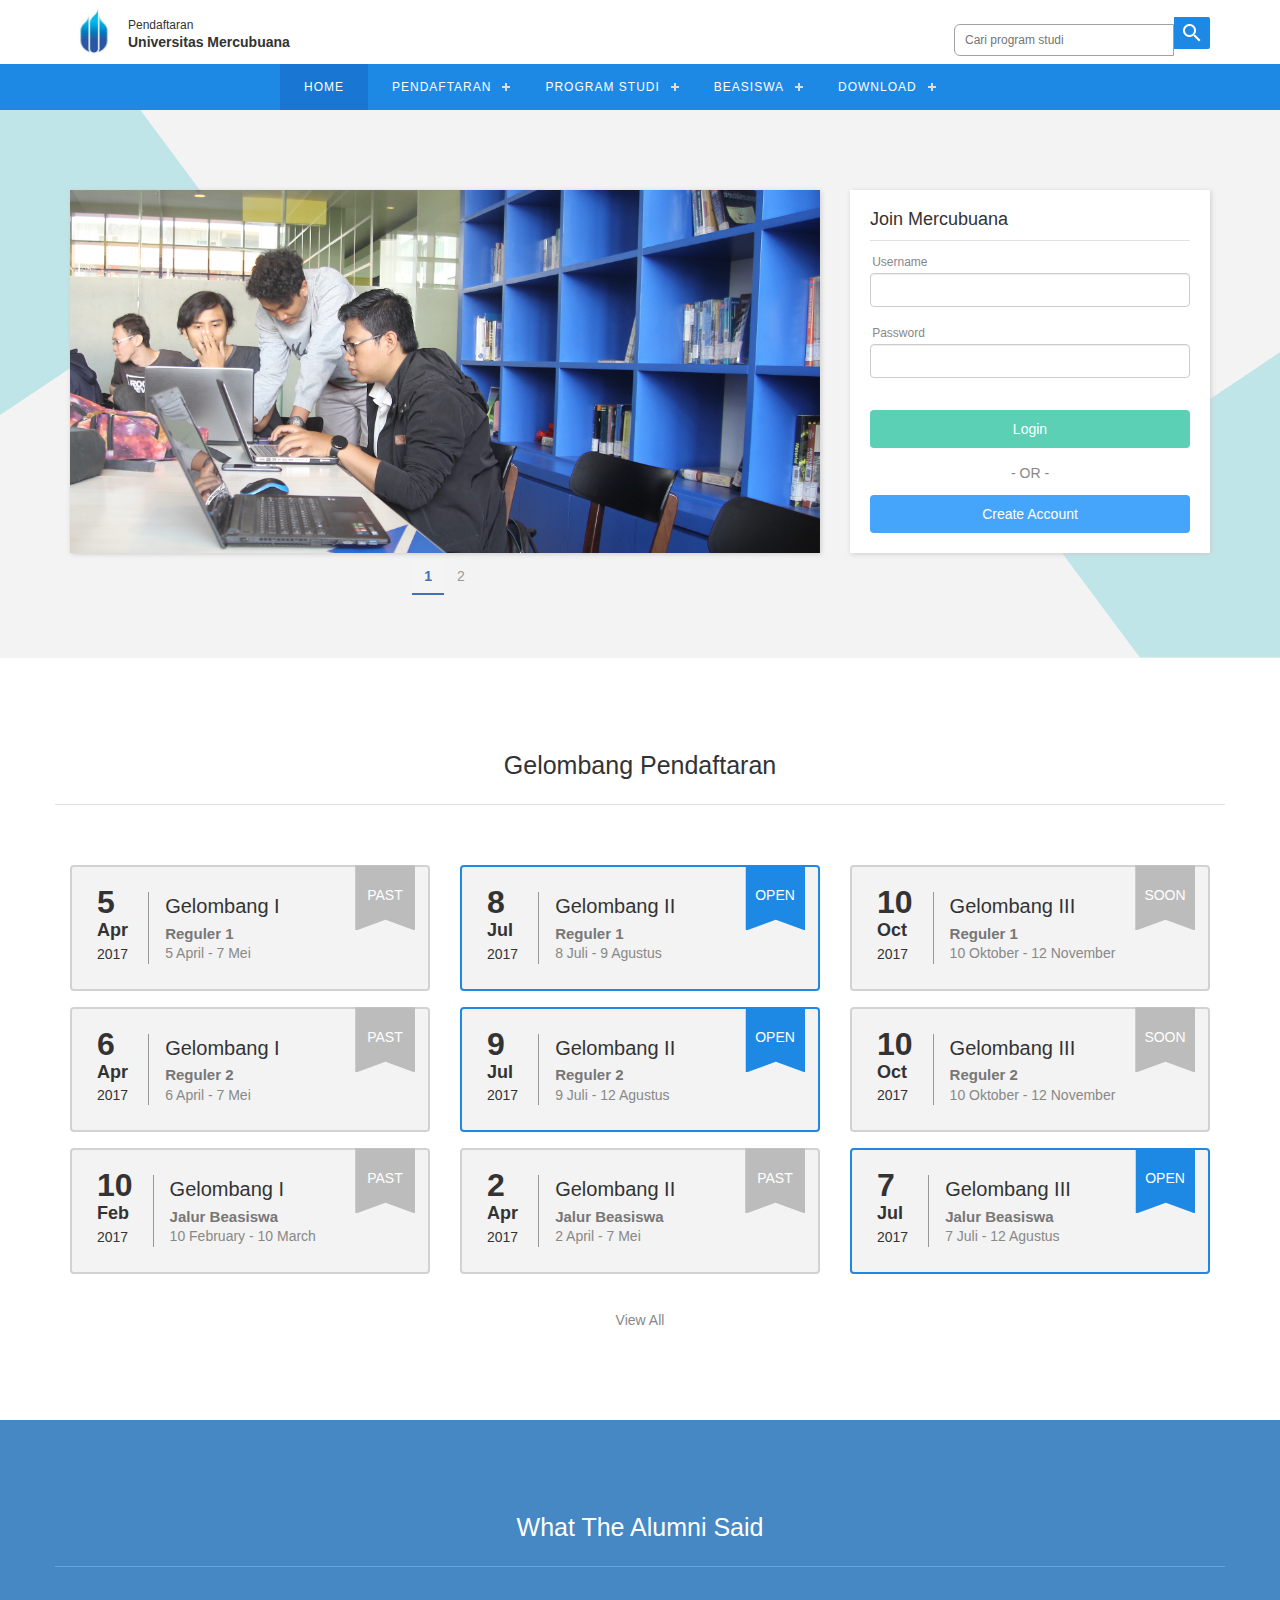
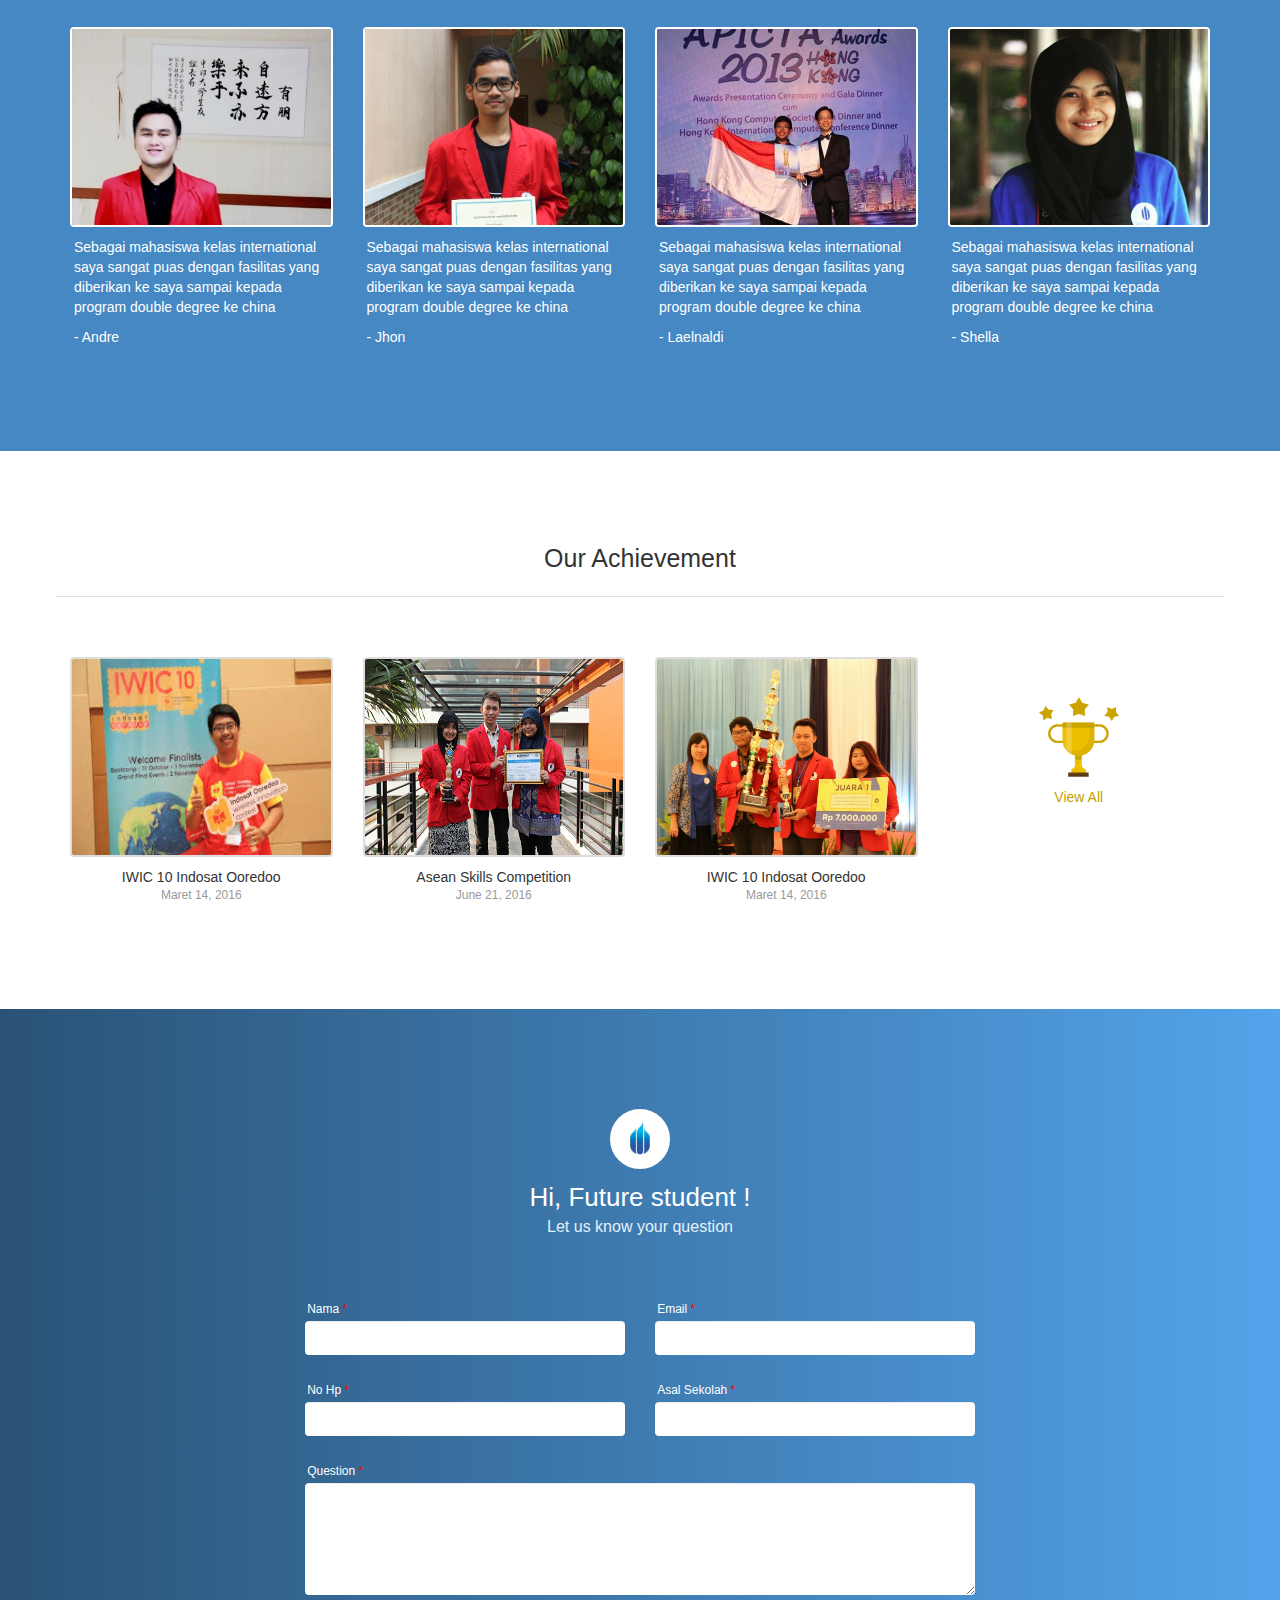
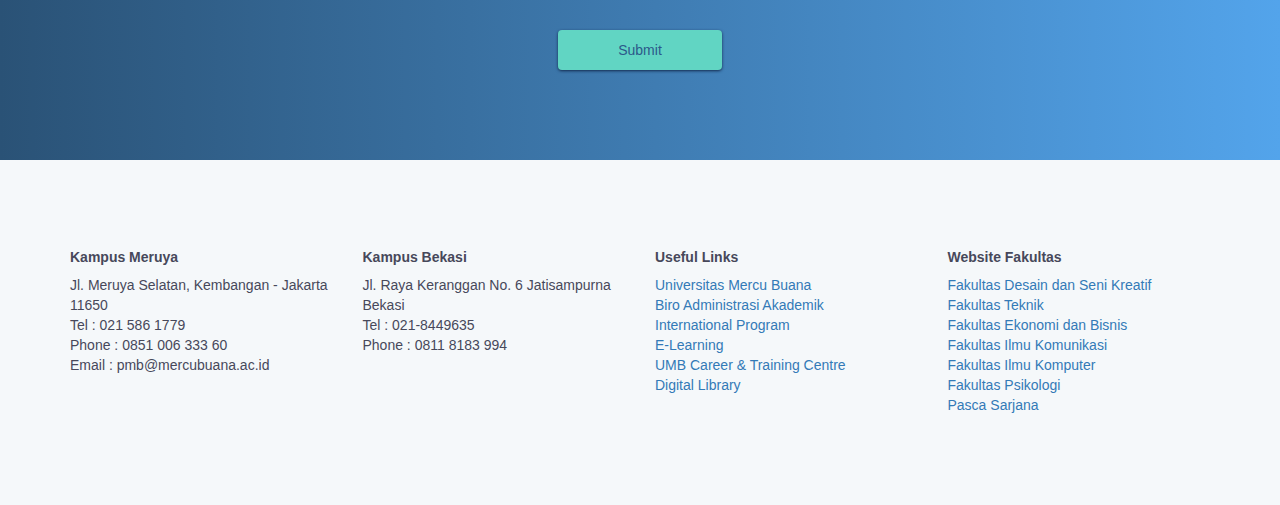
<file: index.html>
<!DOCTYPE html>
<html>
<head>
	<title>Pendaftaran Mercubuana</title>

	<!-- CSS -->
	<link rel="stylesheet" type="text/css" href="assets/css/bootstrap.min.css"> <!-- Bootstrap CSS -->
	<link rel="stylesheet" type="text/css" href="assets/css/app.css"> <!-- Custom CSS -->
	<link rel="stylesheet" type="text/css" href="assets/css/font-awesome.min.css"> <!-- FA CSS -->
	<link rel="stylesheet" type="text/css" href="assets/css/responsiveslides.css"> <!-- FA CSS -->

	<!-- Javascript -->
	<script type="text/javascript" src="assets/js/jquery.min.js"></script> <!-- jQuery -->
	<script type="text/javascript" src="assets/js/bootstrap.min.js"></script> <!-- Bootstrap JS -->
	<script type="text/javascript" src="assets/js/angular.min.js"></script> <!-- Angular JS -->
	<script type="text/javascript" src="assets/js/angular-route.min.js"></script> <!-- Angular Route -->
	<script type="text/javascript" src="assets/js/angular-resource.min.js"></script> <!-- Angular Route -->
	<script type="text/javascript" src="assets/js/app.js"></script> <!-- Angular App -->
	<script type="text/javascript" src="assets/js/menu.js"></script> 
	
	<script type="text/javascript" src="assets/js/responsiveslides.min.js"></script>

</head>
<body ng-app="PendaftaranMercubuana">
	<header>
		<div class="top">
			<div class="container">
				<div class="row">

					<div class="col-lg-4 col-md-5 col-sm-5 ">
						<div class="logos">
							<div class="header-logo">
								<img src="assets/img/logo.jpg" alt="SBMPTN">
							</div>
							<div class="title-logo">
								<span>Pendaftaran</span>
								<p><b>Universitas Mercubuana</b></p>
							</div>
						</div>
					</div>

					<div class="col-lg-8 col-md-7 col-sm-7">
						<form class="form-top">
			                <input type="text" style="border-radius: 6px 0 0 6px" class="input" ng-model="name" placeholder="Cari program studi">
			                <input type="button" class="search-btn fa-search">
						</form>
					</div>
				</div>
			</div>
		</div>
		<nav id="cssmenu">
			<div class="logo display-none" style="color: #fff">
				Menu
			</div>
			<div id="head-mobile"></div>
			<div class="button"></div>
			<ul>
				<li>
					<form class="form-hidden">
		                <input type="text" style="border-radius: 6px 0 0 6px" class="input" ng-model="name" placeholder="Cari program studi">
		                <input type="button" class="search-btn fa-search">
					</form>
				</li>
				<li class="active"><a href="#!/formulir-pendaftaran">HOME</a></li>
				<li><a href="#!/pendaftaran-s1">PENDAFTARAN</a>
				   <ul>
				      <li><a href="#!/pendaftaran-s1">Reguler S1</a></li>
				      <li><a href="#!/pendaftaran-syarat">Syarat Pendaftaran</a></li>
				      <li><a href="views/pendaftaran/formulir_pendaftaran.html">Form Pendaftaran</a></li>
				   </ul>
				</li>
				<li><a href="#!/pendaftaran-s1">PROGRAM STUDI</a>
				   <ul>
				      <li><a href="#!/formulir-pendaftaran">D3</a></li>
				      <li><a href="#!/pendaftaran-s1">S1</a></li>
				      <li><a href="#!/pendaftaran-s1">S2</a></li>
				      <li><a href="#!/pendaftaran-s1">S3</a></li>
				   </ul>
				</li>
				<li><a href="#!/pendaftaran-syarat">BEASISWA</a>
				   <ul>
				      <li><a href="#!/pendaftaran-syarat">Tes Beasiswa</a></li>
				   </ul>
				</li>
				<li><a href="#!/formulir-pendaftaran">DOWNLOAD</a>
				   <ul>
				      <li><a href="#!/pendaftaran-syarat">Pengumuman</a></li>
				      <li><a href="#!/pendaftaran-syarat">Brosur </a>
				         <ul>
				            <li><a href="#!/pendaftaran-syarat">Brosur S1</a></li>
				            <li><a href="#!/pendaftaran-syarat">Brosur S2</a></li>
				         </ul>
				      </li>
				      <li><a href="#!/pendaftaran-syarat">Tabel Biaya</a></li>
				   </ul>
				</li>
			</ul>
		</nav>
	</header>

	<ng-view>
	
	</ng-view>

	<footer>
	  <div class="container">
	    <div class="row">

	        <div class="col col-sm-3 foot">
	            <h5><b>Kampus Meruya</b></h5>
	            <p>Jl. Meruya Selatan, Kembangan - Jakarta 11650 </br>
	              Tel : 021 586 1779</br>
	              Phone : 0851 006 333 60</br>
	              Email : pmb@mercubuana.ac.id</p>
	        </div>      
			<div class="col col-sm-3 foot">
	            <h5><b>Kampus Bekasi</b></h5>
	            <p>Jl. Raya Keranggan No. 6 Jatisampurna Bekasi</br>
	              Tel : 021-8449635</br>
	              Phone : 0811 8183 994</p>
	        </div>
	        <div class="col col-sm-3 foot">
	            <h5><b>Useful Links</b></h5>
	            <p><a href="#">Universitas Mercu Buana</a></br>
	              <a href="#">Biro Administrasi Akademik</a></br>
	              <a href="#">International Program</a></br>
	              <a href="#">E-Learning</a></br>
	              <a href="#">UMB Career & Training Centre</a></br>
	              <a href="#">Digital Library</a></p>
	        </div>
	        <div class="col col-sm-3 foot">
	            <h5><b>Website Fakultas</b></h5>
	            <p><a href="#">Fakultas Desain dan Seni Kreatif</a></br>
	              <a href="#">Fakultas Teknik</a></br>
	              <a href="#">Fakultas Ekonomi dan Bisnis</a></br>
	              <a href="#">Fakultas Ilmu Komunikasi</a></br>
	              <a href="#">Fakultas Ilmu Komputer</a></br>
	              <a href="#">Fakultas Psikologi</a></br>
	              <a href="#">Pasca Sarjana</a></p>

	        </div>
	    </div>
	  </div>
	</footer>
</body>

	
</html>
</file>
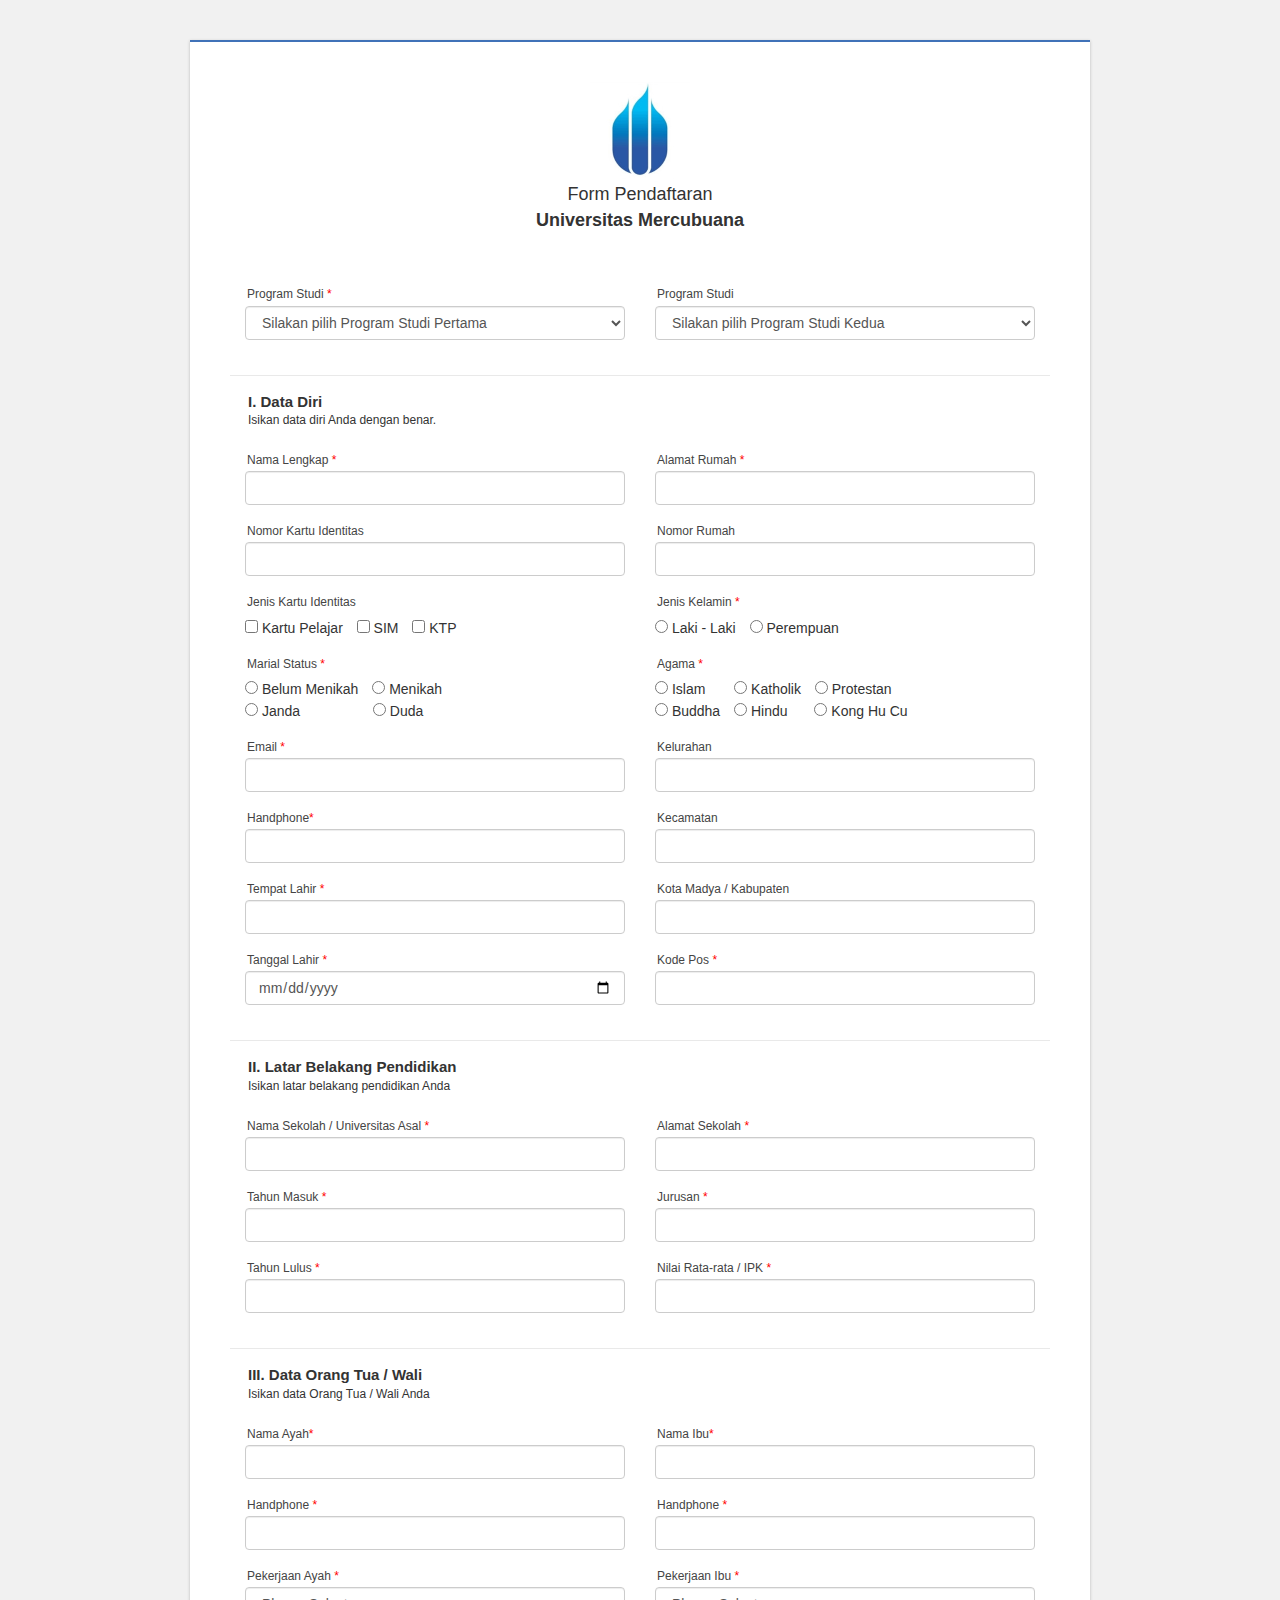
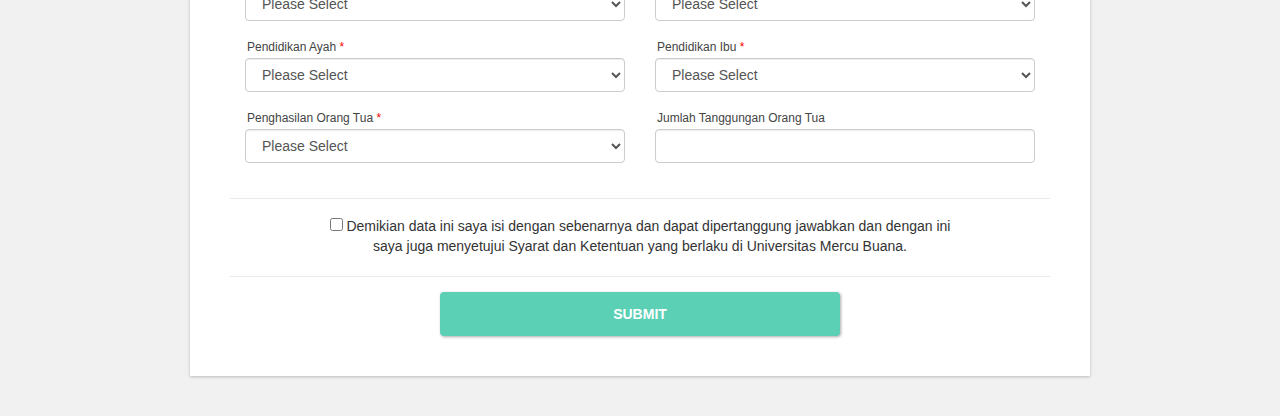
<file: views/pendaftaran/formulir_pendaftaran.html>
<!DOCTYPE html>
<html>
<head>
	<title>Pendaftaran Mercubuana</title>

	<!-- CSS -->
	<link rel="stylesheet" type="text/css" href="../../assets/css/bootstrap.min.css"> <!-- Bootstrap CSS -->
	<link rel="stylesheet" type="text/css" href="../../assets/css/form.css"> <!-- Custom CSS -->
	<link rel="stylesheet" type="text/css" href="../../assets/css/font-awesome.min.css"> <!-- FA CSS -->

	<!-- Javascript -->
	<script type="text/javascript" src="../../assets/js/jquery.min.js"></script> <!-- jQuery -->
	<script type="text/javascript" src="../../assets/js/angular.min.js"></script> <!-- Angular JS -->
	<script type="text/javascript" src="../../assets/js/bootstrap.min.js"></script> <!-- Bootstrap JS -->

</head>
<body>

	
	<section class="article">
		<div class="container art">
	    	<div class="row">
	    		<div class="logo">
	    			<img src="../../assets/img/logo.jpg" alt="logo">
	    		</div>

	    		<div class="title">Form Pendaftaran </br><b>Universitas Mercubuana</b></div>
	    		<div style="clear: both;">&nbsp;</div>
	    		<div style="clear: both;">&nbsp;</div>
	    		
	    		<form>
	    		
	    			<div class="col col-md-6">
		    			<div class="form-group">
		                    <label for="username" class="label-pendaftaran">Program Studi <span class="red">*</span></label>
		                    <select class="form-control">
		                    	<option value="D3 - Akuntansi">Silakan pilih Program Studi Pertama</option>
		                    	<option value="D3 - Akuntansi">D3 - Akuntansi</option>
		                    	<option value="D3 - Manajemen">D3 - Manajemen</option>
		                    	<option value="D3 - MICE">D3 - MICE</option>
		                    	<option value="Desain Interior">Desain Interior</option>
		                    	<option value="Desain Komunikasi Visual (DKV)">Desain Komunikasi Visual (DKV)</option>
		                    	<option value="Desain Produk">Desain Produk (Grafis &amp; Multimedia)</option>
		                    	<option value="Teknik Arsitektur">Teknik Arsitektur</option>
		                    	<option value="Teknik Elektro">Teknik Elektro</option>
		                    	<option value="Teknik Industri">Teknik Industri</option>
		                    	<option value="Teknik Mesin">Teknik Mesin</option>
		                    	<option value="Teknik Sipil">Teknik Sipil</option>
		                    	<option value="Akuntansi">Akuntansi</option>
		                    	<option value="Manajemen">Manajemen</option>
		                    	<option value="Broadcast">Broadcast</option>
		                    	<option value="Digital ">Digital Communication (DIGICOMM)</option>
		                    	<option value="(MARCOMM)">Marketing Communication &amp; Advertising (MARCOMM)</option>
		                    	<option value="Public Relation (PR)">Public Relation (PR)</option>
		                    	<option value="Sistem Informasi">Sistem Informasi</option>
		                    	<option value="Teknik Informatika">Teknik Informatika</option>
		                    	<option value="Psikologi">Psikologi</option>
		                    </select>
		                </div> 
	                </div>
	                <div class="col col-md-6">
		    			<div class="form-group">
		                    <label for="username" class="label-pendaftaran">Program Studi</label>
		                    <select class="form-control">
		                    	<option value="D3 - Akuntansi">Silakan pilih Program Studi Kedua</option>
		                    	<option value="D3 - Akuntansi">D3 - Akuntansi</option>
		                    	<option value="D3 - Manajemen">D3 - Manajemen</option>
		                    	<option value="D3 - MICE">D3 - MICE</option>
		                    	<option value="Desain Interior">Desain Interior</option>
		                    	<option value="Desain Komunikasi Visual (DKV)">Desain Komunikasi Visual (DKV)</option>
		                    	<option value="Desain Produk">Desain Produk (Grafis &amp; Multimedia)</option>
		                    	<option value="Teknik Arsitektur">Teknik Arsitektur</option>
		                    	<option value="Teknik Elektro">Teknik Elektro</option>
		                    	<option value="Teknik Industri">Teknik Industri</option>
		                    	<option value="Teknik Mesin">Teknik Mesin</option>
		                    	<option value="Teknik Sipil">Teknik Sipil</option>
		                    	<option value="Akuntansi">Akuntansi</option>
		                    	<option value="Manajemen">Manajemen</option>
		                    	<option value="Broadcast">Broadcast</option>
		                    	<option value="Digital ">Digital Communication (DIGICOMM)</option>
		                    	<option value="(MARCOMM)">Marketing Communication &amp; Advertising (MARCOMM)</option>
		                    	<option value="Public Relation (PR)">Public Relation (PR)</option>
		                    	<option value="Sistem Informasi">Sistem Informasi</option>
		                    	<option value="Teknik Informatika">Teknik Informatika</option>
		                    	<option value="Psikologi">Psikologi</option>
		                    </select>
		                </div> 
	                </div>

	                <div class="separate"></div>

	                <div class="form-title">I. Data Diri</div>
	                <p>Isikan data diri Anda dengan benar.</p>

					<div class="col col-md-6">
		                <div class="form-group">
		                    <label for="username" class="label-pendaftaran">Nama Lengkap <span class="red">*</span></label>
		                    <input type="text" name="name" class="form-control">
		                </div> 
		                <div class="form-group">
		                    <label for="username" class="label-pendaftaran">Nomor Kartu Identitas </label>
		                    <input type="number" name="name" class="form-control">
		                </div> 
		                <div class="form-group">
		                    <label for="username" class="label-pendaftaran">Jenis Kartu Identitas </label>
		                    <div style="margin-top: 2px;"></div>
		                    <input type="checkbox" name="vehicle" value="Kartu Pelajar"> Kartu Pelajar
  							<input type="checkbox" class="cbox" name="vehicle" value="SIM"> SIM 
  							<input type="checkbox" class="cbox"  name="vehicle" value="KTP"> KTP
		                </div> 
		                 <div class="form-group">
		                    <label for="username" class="label-pendaftaran">Marial Status <span class="red">*</span></label>
		                    <div style="margin-top: 2px;"></div>
		                    <input type="radio" name="mariage" value="Belum Menikah"> Belum Menikah
  							<input type="radio" class="cbox" name="mariage" value="Menikah"> Menikah </br>
  							<input type="radio"   name="mariage" value="Janda"> Janda
  							<input type="radio" class="cbox" style="margin-left: 69px !important;"  name="mariage" value="Duda"> Duda
		                </div> 
		                 <div class="form-group">
		                    <label for="username" class="label-pendaftaran">Email <span class="red">*</span></label>
		                    <input type="text" name="name" class="form-control">
		                </div> 
		                 <div class="form-group">
		                    <label for="username" class="label-pendaftaran">Handphone<span class="red">*</span></label>
		                    <input type="text" name="name" class="form-control">
		                </div> 
		                <div class="form-group">
		                    <label for="username" class="label-pendaftaran">Tempat Lahir <span class="red">*</span></label>
		                    <input type="text" name="name" class="form-control">
		                </div> 
		                <div class="form-group">
		                    <label for="username" class="label-pendaftaran">Tanggal Lahir <span class="red">*</span></label>
		                    <input type="date" name="name" class="form-control">
		                </div> 
		                
		               
		                
		               
	                </div>

	                <div class="col col-md-6">
		                 <div class="form-group">
		                    <label for="username" class="label-pendaftaran">Alamat Rumah <span class="red">*</span></label>
		                    <input type="text" name="name" class="form-control">
		                </div> 
		                <div class="form-group">
		                    <label for="username" class="label-pendaftaran">Nomor Rumah</label>
		                    <input type="text" name="name" class="form-control">
		                </div> 
		                <div class="form-group">
		                    <label for="username" class="label-pendaftaran">Jenis Kelamin <span class="red">*</span></label>
		                    <div style="margin-top: 2px;"></div>
		                    <input type="radio" name="vehicle" value="Kartu Pelajar"> Laki - Laki
  							<input type="radio" class="cbox" name="vehicle" value="SIM"> Perempuan
		                </div> 
		                <div class="form-group">
		                    <label for="username" class="label-pendaftaran">Agama <span class="red">*</span></label>
		                    <div style="margin-top: 2px;"></div>
		                    <input type="radio" name="agama" value="Kartu Pelajar"> Islam
  							<input type="radio" class="cbox" style="margin-left: 25px !important;" name="agama" value="SIM"> Katholik
  							<input type="radio" class="cbox" name="agama" value="SIM"> Protestan </br>
  							<input type="radio" name="vehicle" value="SIM"> Buddha 
  							<input type="radio" class="cbox" name="agama" value="SIM"> Hindu
  							<input type="radio" class="cbox" style="margin-left: 23px !important;" name="agama" value="SIM"> Kong Hu Cu
		                </div> 
		                <div class="form-group">
		                    <label for="username" class="label-pendaftaran">Kelurahan</label>
		                    <input type="text" name="name" class="form-control">
		                </div> 
		                <div class="form-group">
		                    <label for="username" class="label-pendaftaran">Kecamatan</label>
		                    <input type="text" name="name" class="form-control">
		                </div> 
		                <div class="form-group">
		                    <label for="username" class="label-pendaftaran">Kota Madya / Kabupaten</label>
		                    <input type="text" name="name" class="form-control">
		                </div> 
		               
		                <div class="form-group">
		                    <label for="username" class="label-pendaftaran">Kode Pos <span class="red">*</span></label>
		                    <input type="text" name="name" class="form-control">
		                </div> 
	                </div>

					<div class="separate"></div>
					<div class="form-title">II. Latar Belakang Pendidikan</div>
					<p>Isikan latar belakang pendidikan Anda</p>


		            <div class="col col-md-6">
		                 <div class="form-group">
		                    <label for="username" class="label-pendaftaran">Nama Sekolah / Universitas Asal <span class="red">*</span></label>
		                    <input type="text" name="name" class="form-control">
		                </div> 
		                 <div class="form-group">
		                    <label for="username" class="label-pendaftaran">Tahun Masuk <span class="red">*</span></label>
		                    <input type="number" name="name" class="form-control">
		                </div> 
		                 <div class="form-group">
		                    <label for="username" class="label-pendaftaran">Tahun Lulus <span class="red">*</span></label>
		                    <input type="number" name="name" class="form-control">
		                </div> 
		            </div>    
					 <div class="col col-md-6">
					  <div class="form-group">
		                    <label for="username" class="label-pendaftaran">Alamat Sekolah <span class="red">*</span></label>
		                    <input type="text" name="name" class="form-control">
		                </div> 
		                 <div class="form-group">
		                    <label for="username" class="label-pendaftaran">Jurusan <span class="red">*</span></label>
		                    <input type="text" name="name" class="form-control">
		                </div> 
		                 <div class="form-group">
		                    <label for="username" class="label-pendaftaran">Nilai Rata-rata / IPK <span class="red">*</span></label>
		                    <input type="number" name="name" class="form-control">
		                </div> 
		                
		            </div>    

		            <div class="separate"></div>
					<div class="form-title">III. Data Orang Tua / Wali</div>
					<p>Isikan data Orang Tua / Wali Anda</p>


		            <div class="col col-md-6">
		                 <div class="form-group">
		                    <label for="username" class="label-pendaftaran">Nama Ayah<span class="red">*</span></label>
		                    <input type="text" name="name" class="form-control">
		                 </div> 
		                 <div class="form-group">
		                    <label for="username" class="label-pendaftaran">Handphone <span class="red">*</span></label>
		                    <input type="number" name="name" class="form-control">
		                </div> 
		                 <div class="form-group">
		                    <label for="username" class="label-pendaftaran">Pekerjaan Ayah <span class="red">*</span></label>
		                    <select class="form-control" name="pekerjaan_ayah">
		                    	<option value="PNS"  >Please Select</option>
		                    	<option value="PNS"  >PNS</option>
		                    	<option value="Pegawai Swasta"  >Pegawai Swasta</option>
		                    	<option value="Guru"  >Guru</option>
		                    	<option value="Dosen"  >Dosen</option>
		                    	<option value="POLRI"  >POLRI</option>
		                    	<option value="TNI"  >TNI</option>
		                    	<option value="Wirausaha"  >Wirausaha</option>
		                    	<option value="Wiraswasta"  >Wiraswasta</option>
		                    	<option value="Lain-lain"  >Lain-lain</option>
		                    </select>
		                </div> 
		                 <div class="form-group">
		                    <label for="username" class="label-pendaftaran">Pendidikan Ayah <span class="red">*</span></label>
		                    <select class="form-control" name="pendidikan_ayah">
		                    	<option value="SD / SR"  >Please Select</option>
		                    	<option value="SD / SR"  >SD / SR</option>
		                    	<option value="SMP / MTs"  >SMP / MTs</option>
		                    	<option value="SMU / MA"  >SMU / MA</option>
		                    	<option value="Sarjana (S1)"  >Sarjana (S1)</option>
		                    	<option value="Master (S2)"  >Master (S2)</option>
		                    	<option value="Doktor (S3)"  >Doktor (S3)</option>
		                    	<option value="Professor"  >Professor</option>
		                    </select>
		                    
		                </div> 
		                 <div class="form-group">
		                    <label for="username" class="label-pendaftaran">Penghasilan Orang Tua <span class="red">*</span></label>
		                    <select class="form-control" name="pekerjaan_ibu">
		                        <option value="PNS"  >Please Select</option>
		                    	<option value="1 - 3 Juta"  >1 - 3 Juta</option>
		                    	<option value="3 - 5 Juta"  >3 - 5 Juta</option>
		                    	<option value="5 - 10 Juta"  >5 - 10 Juta</option>
		                    	<option value="Lebih dari 10 Juta"  >Lebih dari 10 Juta</option>
		                    </select>
		                </div> 
		            </div>   

		            <div class="col col-md-6">
		                 <div class="form-group">
		                    <label for="username" class="label-pendaftaran">Nama Ibu<span class="red">*</span></label>
		                    <input type="text" name="name" class="form-control">
		                 </div> 
		                 <div class="form-group">
		                    <label for="username" class="label-pendaftaran">Handphone <span class="red">*</span></label>
		                    <input type="number" name="name" class="form-control">
		                </div> 
		                 <div class="form-group">
		                    <label for="username" class="label-pendaftaran">Pekerjaan Ibu <span class="red">*</span></label>
		                    <select class="form-control" name="pekerjaan_ibu">
		                        <option value="PNS"  >Please Select</option>
		                    	<option value="Ibu Rumah Tangga"  >Ibu Rumah Tangga</option>
		                    	<option value="PNS"  >PNS</option>
		                    	<option value="Pegawai Swasta"  >Pegawai Swasta</option>
		                    	<option value="Guru"  >Guru</option>
		                    	<option value="Dosen"  >Dosen</option>
		                    	<option value="POLRI"  >POLRI</option>
		                    	<option value="TNI"  >TNI</option>
		                    	<option value="Wirausaha"  >Wirausaha</option>
		                    	<option value="Wiraswasta"  >Wiraswasta</option>
		                    	<option value="Lain-lain"  >Lain-lain</option>
		                    </select>
		                </div> 
		                 <div class="form-group">
		                    <label for="username" class="label-pendaftaran">Pendidikan Ibu <span class="red">*</span></label>
		                    
		                     <select class="form-control" name="pendidikan_ayah">
		                    	<option value="SD / SR"  >Please Select</option>
		                    	<option value="SD / SR"  >SD / SR</option>
		                    	<option value="SMP / MTs"  >SMP / MTs</option>
		                    	<option value="SMU / MA"  >SMU / MA</option>
		                    	<option value="Sarjana (S1)"  >Sarjana (S1)</option>
		                    	<option value="Master (S2)"  >Master (S2)</option>
		                    	<option value="Doktor (S3)"  >Doktor (S3)</option>
		                    	<option value="Professor"  >Professor</option>
		                    </select>
		                </div> 
		                 <div class="form-group">
		                    <label for="username" class="label-pendaftaran">Jumlah Tanggungan Orang Tua </label>
		                    <input type="number" name="name" class="form-control">
		                </div> 
		            </div>  
		            <div class="separate"></div>
		            <div class="persetujuan">
		            	<div class="col col-md-12">
	                    <input type="checkbox" ng-model="checked" ng-init="checked=true" > Demikian data ini saya isi dengan sebenarnya dan dapat dipertanggung jawabkan dan dengan ini saya juga menyetujui Syarat dan Ketentuan yang berlaku di  Universitas Mercu Buana.
	                    </div>
	                </div> 
	                <div class="separate"></div>
	                <div class="col col-md-12" style="text-align: center;">
						<input type="submit" ng-if="checked" class="btn-form" value="SUBMIT">
					</div>
		        </form>
	    	</div>
		</div>
	</section>

</body>
</html>
</file>
<file: assets/css/app.css>
*	{	
	margin:0;
	padding:0;
	text-decoration:none;
}
body {
	background: #f1f1f1;
	font-family: helvetica;
}
ul {
	margin-bottom: 0;
}
li {
	list-style-type: none;
}
header .header-logo {
	height: 48px;
	width: auto;
	float: left;
}

header .header-logo img {
	height: 100%;
	width: auto;
}

header .title-logo {
	float: left;
	margin-top: 6px;
	margin-left: 10px;
}

header .title-logo span {
	font-size: 12px;
}

header .title-logo p {
	margin-top: -2px;
	margin-bottom: 0;
}

header .header-menu {
	float: right;
	width: auto;
}

header .header-menu ul {
	margin-bottom: 0;
}

header .header-menu ul li {
	display: inline-block;
	margin-left: 6px;
	padding: 15px 10px;
}

header { 
	position:relative;
	width:100%;
	background:#1E88E5;
}
header .top {
	background: #ffffff;
	padding: 8px 10px;
}
.display-none {
	display: none ;
}
.input {
	padding: 7px 10px 6px 10px;
	width: 220px;
	font-size: 12px;
	border: 1px solid #a1a1a1;
}
.logo {
	position:relative;
	z-index:123;
	padding:10px;
	font:18px verdana;
	color:#6DDB07;
	float:left;
	width:15%
}
.logo a {
	color:#FFFFFF;
}
nav { 
	position:relative;
	width:720px;
	margin:0 auto;
	z-index: 99999 !important;
}
#cssmenu, #cssmenu ul, #cssmenu ul li, #cssmenu ul li a, #cssmenu #head-mobile { 
	border:0;
	list-style:none;
	line-height:1;
	display:block;
	position:relative;
	-webkit-box-sizing:border-box;
	-moz-box-sizing:border-box;
	box-sizing:border-box;
}
#cssmenu:after, #cssmenu > ul:after { 
	content:".";
	display:block;
	clear:both;
	visibility:hidden;
	line-height:0;
	height:0
}
#cssmenu #head-mobile { 
	display:none
}
#cssmenu { 
	font-family:helvetica;
	background:#1E88E5
}
#cssmenu > ul > li { 
	float:left
}
#cssmenu > ul > li > a {
	padding:17px 24px;
	font-size:12px;
	letter-spacing:1px;
	text-decoration:none;
	color:#FFFFFF;
}
#cssmenu > ul > li:hover > a,#cssmenu ul li.active a { 
	color:#fff
}
#cssmenu > ul > li:hover, 
#cssmenu ul li.active:hover, 
#cssmenu ul li.active, 
#cssmenu ul li.has-sub.active:hover {
	background:#1976D2!important;
	-webkit-transition:background .3s ease;
	-ms-transition:background .3s ease;
	transition:background .3s ease;
}
#cssmenu > ul > li.has-sub > a {
	padding-right:30px
}
#cssmenu > ul > li.has-sub > a:after {
	position:absolute;
	top:22px;
	right:11px;
	width:8px;
	height:2px;
	display:block;
	background:#ddd;
	content:''
}
#cssmenu > ul > li.has-sub > a:before {
	position:absolute;
	top:19px;
	right:14px;
	display:block;
	width:2px;
	height:8px;
	background:#ddd;
	content:'';
	-webkit-transition:all .25s ease;
	-ms-transition:all .25s ease;
	transition:all .25s ease
}
#cssmenu > ul > li.has-sub:hover > a:before {
	top:23px;
	height:0
}
#cssmenu ul ul {
	position:absolute;
	left:-9999px
}
#cssmenu ul ul li { 
	height:auto;
	-webkit-transition:all .25s ease;
	-ms-transition:all .25s ease;
	background:#01579B;
	transition:all .25s ease
}
#cssmenu li:hover > ul {
	left:auto
}
#cssmenu li:hover > ul > li {
	min-height:35px
}
#cssmenu ul ul ul {
	margin-left:100%;
	top:0
}
#cssmenu ul ul li a {
	border-bottom:1px solid rgba(150,150,150,0.15);
	padding:11px 15px;
	width:170px;
	font-size:12px;
	text-decoration:none;
	color:#ddd;
	font-weight:400;
}
#cssmenu ul ul li:last-child > a,#cssmenu ul ul li.last-item > a { 
	border-bottom:0
}
#cssmenu ul ul li:hover > a,#cssmenu ul ul li a:hover {
	color:#fff
}
#cssmenu ul ul li.has-sub > a:after {
	position:absolute;
	top:16px;
	right:11px;
	width:8px;
	height:2px;
	display:block;
	background:#ddd;
	content:''
}
#cssmenu ul ul li.has-sub > a:before {
	position:absolute;
	top:13px;
	right:14px;
	display:block;
	width:2px;
	height:8px;
	background:#ddd;
	content:'';
	-webkit-transition:all .25s ease;
	-ms-transition:all .25s ease;
	transition:all .25s ease
}
#cssmenu ul ul > li.has-sub:hover > a:before {
	top:17px;height:0
}
#cssmenu ul ul li.has-sub:hover,#cssmenu ul li.has-sub ul li.has-sub ul li:hover {
	background:#01579B;
}
#cssmenu ul ul ul li.active a {
	border-left:1px solid #333
}
#cssmenu > ul > li.has-sub > ul > li.active > a,
#cssmenu > ul ul > li.has-sub > ul > li.active> a {
	border-top:1px solid #333
}
.red {
	color: red;
}

@media screen and (max-width:835px){
	.logo { 
		position:absolute;
		top:0;
		left: 0;
		width:100%;
		height:46px;
		text-align:center;
		padding:10px 0 0 0 ;
		float:none
	}
	.logo2 { 
		display:none
	}
	.display-none {
		display: block;
	}
	nav { 
		width:100%;
	}
	#cssmenu {
		width:100%; 
		z-index: 9999;
	}
	#cssmenu ul {
		width:100%;
		display:none
	}
	#cssmenu ul li {
		width:100%;
		border-top:1px solid #62A6E2
	}
	#cssmenu ul ul li {
		width:100%;
		border-top:1px solid #0B69B2
	}
	#cssmenu ul li:hover {
		background:#363636;
	}
	#cssmenu ul ul li, #cssmenu li:hover > ul > li {
		height:auto
	}
	#cssmenu ul li a, #cssmenu ul ul li a {
		width:100%;
		border-bottom:0
	}
	#cssmenu > ul > li {
		float:none
	}
	#cssmenu ul ul li a {
		padding-left:25px
	}
	#cssmenu ul ul li {
		background:#01579B!important;
	}
	#cssmenu ul ul li:hover {
		background:#01579B!important
	}
	#cssmenu ul ul ul li a {
		padding-left:35px
	}
	#cssmenu ul ul li a {
		color:#ddd;
		background:none
	}
	#cssmenu ul ul li:hover > a, #cssmenu ul ul li.active > a {
		color:#fff
	}
	#cssmenu ul ul, #cssmenu ul ul ul {
		position:relative;
		left:0;
		width:100%;
		margin:0;
		text-align:left
	}
	#cssmenu > ul > li.has-sub > a:after, 
	#cssmenu > ul > li.has-sub > a:before, 
	#cssmenu ul ul > li.has-sub > a:after,
	#cssmenu ul ul > li.has-sub > a:before {
		display:none
	}
	#cssmenu #head-mobile {
		display:block;
		padding:23px;
		color:#ddd;
		font-size:12px;
		font-weight:700
	}

	.button {
		width:55px;
		height:46px;
		position:absolute;
		right:0;
		top:0;
		cursor:pointer;
		z-index: 12399994;
	}
	.button:after {
		position:absolute;
		top:22px;
		right:20px;
		display:block;
		height:4px;
		width:20px;
		border-top:2px solid #dddddd;
		border-bottom:2px solid #dddddd;
		content:''
	}
	.button:before {
		-webkit-transition:all .3s ease;
		-ms-transition:all .3s ease;
		transition:all .3s ease;
		position:absolute;
		top:16px;
		right:20px;
		display:block;
		height:2px;
		width:20px;
		background:#ddd;
		content:''
	}
	.button.menu-opened:after {
		-webkit-transition:all .3s ease;
		-ms-transition:all .3s ease;
		transition:all .3s ease;
		top:23px;
		border:0;
		height:2px;
		width:19px;
		background:#fff;
		-webkit-transform:rotate(45deg);
		-moz-transform:rotate(45deg);
		-ms-transform:rotate(45deg);
		-o-transform:rotate(45deg);
		transform:rotate(45deg)
	}
	.button.menu-opened:before {
		top:23px;
		background:#fff;
		width:19px;
		-webkit-transform:rotate(-45deg);
		-moz-transform:rotate(-45deg);
		-ms-transform:rotate(-45deg);
		-o-transform:rotate(-45deg);
		transform:rotate(-45deg)
	}
	#cssmenu .submenu-button {
		position:absolute;
		z-index:99;
		right:0;
		top:0;
		display:block;
		border-left:1px solid #62A6E2;
		height:46px;
		width:46px;
		cursor:pointer
	}
	#cssmenu .submenu-button.submenu-opened {
		background:#0D47A1
	}
	#cssmenu ul ul .submenu-button {
		height:34px;
		width:34px
	}
	#cssmenu .submenu-button:after {
		position:absolute;
		top:22px;
		right:19px;
		width:8px;
		height:2px;
		display:block;
		background:#ddd;
		content:''
	}
	#cssmenu ul ul .submenu-button:after {
		top:15px;
		right:13px
	}
	#cssmenu .submenu-button.submenu-opened:after {
		background:#fff
	}
	#cssmenu .submenu-button:before {
		position:absolute;
		top:19px;
		right:22px;
		display:block;
		width:2px;
		height:8px;
		background:#ddd;
		content:''
	}
	#cssmenu ul ul .submenu-button:before {
		top:12px;
		right:16px
	}
	#cssmenu .submenu-button.submenu-opened:before {
		display:none
	}
	#cssmenu ul ul ul li.active a {
		border-left:none
	}
	#cssmenu > ul > li.has-sub > ul > li.active > a,
	#cssmenu > ul ul > li.has-sub > ul > li.active > a {
		border-top:none
	}

	.rslides_tabs a {
		font-size: 13px;
	}
	#slider-me { 
		margin-top: 20px !important;
	}
	section, footer {
		padding: 50px 16px !important; 
	}
	section#slider {
		padding: 0 !important; 
	}
	.form-top {
		display: none;
	}
	.logos {
		margin:0 auto;
		width: 220px;
		float: none !important;
		padding-bottom: 10px;
	}
	.form-hidden {
		display: block !important;
	}
	.gelombang-wave {
		display: none !important;
	}
	.gelombang-hidden {
		display: block !important;
	}
	#alumni .alumi-name, #alumni .alumi-description  {
		text-align: center;
	}
	.article {
		padding: 30px 16px !important; 
		margin-top: 20px !important;
		margin-bottom: 20px !important;
	}
	.article .title {
		font-size: 16px !important;

	}
	#breadcrumb-inner img {
		height: 40px !important;
		margin-bottom: 5px;
		margin-top: -7px;
	}
	#breadcrumb .title {
		width: auto !important;
		vertical-align: middle;
		font-size: 16px !important;
		line-height: 40px;
		margin-bottom: -6px !important;
		margin-left: 40px !important; 
		font-size: 18px !important;
	}
}
.logos {
	float: left;
}
.form-hidden {
	width: 100%;
	display: none;
	padding: 10px;
}
.form-hidden .input {
	border: 1px solid #ffffff;
	width: 90%;
}
.form-top {
	margin-top: 9px;
	float: right;
	width: 256px;
}
#slider {
	min-height: 530px;
	position: relative;
	background: #f3f3f3;
}
.search-btn {
	background: url("../img/search.png") #1E88E5 no-repeat center;
	padding: 12px;
	height: 32px;
	border-radius: 0 2px 2px 0;
	margin-left: -4px;
	border: none;
	width: 36px;
}

section {
	padding: 90px 0 ; 
	background: #fff;
}
section#slider {
	padding-top: 0px !important;
	padding-bottom: 10px !important;
}
#slider-me { 
	margin-top: 80px;
}
#slider2 {
	box-shadow: 1px 1px 5px #cccccc;
}
.rslides_tabs {
  list-style: none;
  padding: 0;
  font-size: 18px;
  list-style: none;
  margin: 0 auto 50px;
  max-width: 540px;
  padding: 10px 0;
  text-align: center;
  width: 100%;
  }

.rslides_tabs li {
  display: inline;
  float: none;
  margin-right: 1px;
  }

.rslides_tabs a {
  width: auto;
  font-size: 14px;
  text-decoration: none;
  line-height: 20px;
  padding: 9px 12px;
  height: auto;
  color: #999;
  background: transparent;
  display: inline;
}

.rslides_tabs a:hover {
  	text-decoration: none;
}

.rslides_tabs li:first-child {
  margin-left: 0;
}

.rslides_tabs .rslides_here a {
  background: rgba(255,255,255,.1);
  color: #4072b8;
  border-bottom: 2px solid #4072b8;
  font-weight: bold;
}
#login-box {
	background: #ffffff;
	min-height: 360px;
	padding: 20px;
	box-shadow: 1px 1px 5px #cccccc;
}
h4 {
	margin-top: 0 !important;
	border-bottom: 1px solid #e1e1e1;
	padding-bottom: 10px;
}
.label {
	font-size: 12px;
	padding-bottom: 5px;
	margin-bottom: 5px;
	margin-left: -5px;
	text-align: left !important;
	color: #888888 !important;
	font-weight: normal;
}
.btn {
	width: 100%;
	padding: 8px 0;
	color: #fff;
	font-weight: 500;
	border-radius: 4px;
}
.btn:hover {
	color: #fff;
}
.green {
	background: #5CD0B5;
}
.blue {
	background: #45A5FA;
}
.dark {
	background: #4588C3;
	color: #fff !important;
}
.dark .head-title {
	border-bottom: 1px solid #62A6E2 !important;
}
.gelombang-wave {
	display: block;
}
.gelombang-hidden {
	display: none;
}
.head-title {
	width: 100%;
	text-align: center;
	margin-bottom: 60px;
	border-bottom: 1px solid #e1e1e1;
	padding-bottom: 20px;
	font-size: 25px;
}

.gel {
	background: #F3F3F3;
	display: inline-flex;
	width: 100%;
	border-radius: 4px;
	margin-bottom: 16px;
	border:2px solid #D2D2D2;
	padding: 25px;
}
.gel-date-number {
	font-size: 32px; 
	line-height: 20px; 
	font-weight: bold;
}
.gel-date {
	border-right: 1px solid #95989A;
	padding-right: 20px;
	margin-right: 16px;
}

.gel-info-title {
	font-size: 20px;
	font-weight: 500px;
}
.gel-info-class {
	font-size: 15px;
	margin-bottom: -1px;
	font-weight: bold;
	margin-top: 2px;
	color: #777;
	font-weight: 500px;
}
.gel-info-date {
	font-size: 14px;
	color: #888;
}
.gel-inner {
	min-width: 10%;
	margin-right: 16px;
}
.flag {
	width: 60px;
	height: 65px;
	position: absolute;
	right: 30px;
	text-align: center;
	padding-top: 20px;
	color: #fff;
	top: 0;
}
.gel-open { border-color: #1E88E5; }
.gel-soon { border-color: #FFC107; }
.past {background: url("../img/top-grey.png");}
.white { color: #fff !important; }
.now {background: url("../img/top-blue.png");}
.soon {background: url("../img/top-orange.png");}
.view-all { text-align: center; margin-top: 20px; }
.view-all a { color: #888; text-decoration: none; }

#alumni figure, #achievement figure {
	min-width: 100%;
	height: 200px;
	overflow: hidden;
	position: relative;
	border: 2px solid #fff;
	border-radius: 4px;
	margin-bottom: 10px;
}
#alumni figure img, #achievement img {
	width: 100%;
	min-height: 200px;
	position: absolute;
}
#alumni .alumi-description {
	font-weight: 100;
	margin-bottom: 10px;
}
#alumni .alumi-name, #alumni .alumi-description  {
	margin-left: 4px;
	margin-right: 4px;
}
#alumni .alumni-list, #achievement .achievement-list {
	margin-bottom: 14px;
}

#achievement .achievement-competition, #achievement .achievement-date {
	text-align: center;
}
#achievement .achievement-date {
	font-size: 12px;
	color: #999;
}
#achievement figure { 
	border: 2px solid #ddd;
}
#achievement .achievement-view-all {
	width:80px;
	height:80px;
	margin: 0 auto; 
	margin-top: 40px;
}
#achievement .achievement-view-all img {
	width:100%;
	min-height: 10px !important;
	position: relative !important;
}
#achievement a {
	width: 100%;
	text-align: center;
	float: left;
	color: #C69F00;
	margin-top: 10px;
}
#contact {
  background: #3971A2; 
  background: -webkit-linear-gradient(-90deg, #53A4EB, #2A5276); /* For Safari 5.1 to 6.0 */
  background: -o-linear-gradient(-90deg, #53A4EB, #2A5276); /* For Opera 11.1 to 12.0 */
  background: -moz-linear-gradient(-90deg, #53A4EB, #2A5276); /* For Firefox 3.6 to 15 */
  background: linear-gradient(-90deg, #53A4EB, #2A5276); /* Standard syntax */
}
#contact .logof {
	height: 60px;
	border-radius: 50%;
	width: 60px;
	margin: 0 auto;
	padding: 10px;
	margin-top: 10px;
	margin-bottom: 10px;
	float: none;
	background: #fff;
	border: 2px solid #fff;
}
#contact .logof img {
	border-radius: 10px;
	height: 100%;
}

#contact .contact-title {
	font-size: 26px;
	text-align: center;
	color: #fff;
}
#contact .contact-low {
	font-size: 16px;
	color: #E3F2FD;
	font-weight: 100;
	text-align: center;
}
#contact-form {
	margin: 0 auto;
	color: #fff;
	max-width: 700px;
	margin-top: 50px;
}
#contact-form input, #contact-form textarea {
	border: none;
}
#contact-form .btn-submit {
	padding: 10px 60px;
	border: none;
	color: #2C598A;
	margin: 0 auto;
	margin-top: 20px;
	background: #61D5C3;
	border-radius: 4px;
	box-shadow: 0 1px 3px #12284D; 
}
footer {
	padding: 80px 0 60px 0;
	background: #F5F8FA;
	color: #47485A;
}

footer .foot {
	margin-bottom: 20px;
}

#breadcrumb {
	height: auto;
	padding: 18px 16px 0 16px;
	background: #2E99F7;
	color: #fff;
}
#breadcrumb-inner {
	max-width: 1000px;
	margin: 0 auto;
	padding-bottom: 18px;
	border-bottom: 2px solid #1C7CD0;
}
#breadcrumb-inner img {
	height: 60px;
	opacity: 0.9;
}
#breadcrumb .title {
	width: auto !important;
	font-size: 22px;
	font-weight: 500;
	width: auto;
	margin-top: -44px !important;
	margin-left: 60px;
	margin-bottom: 8px;
}
.article {
	max-width: 1000px;
	background: #fff;
	margin: 0 auto;
	margin-top:40px;
	margin-bottom:40px;
	padding: 40px;
	box-shadow: 0px 1px 3px #bbb;
}
.art { max-width: 920px !important; }
.article .title {
	width: 100%;
	font-weight: bold;
	font-size: 18px;
	border-bottom: 1px solid #e1e1e1;
	padding-bottom: 10px;
}
.article ul {
	margin-left: 20px;
}
.article ul li {
	list-style-type: disc;
}
.article ul li ul li {
	list-style-type: circle;
}
</file>
<file: assets/css/responsiveslides.css>
/*! http://responsiveslides.com v1.55 by @viljamis */

.rslides {
  position: relative;
  list-style: none;
  overflow: hidden;
  width: 100%;
  padding: 0;
  margin: 0;
  }

.rslides li {
  -webkit-backface-visibility: hidden;
  position: absolute;
  display: none;
  width: 100%;
  left: 0;
  top: 0;
  }

.rslides li:first-child {
  position: relative;
  display: block;
  float: left;
  }

.rslides img {
  display: block;
  height: auto;
  float: left;
  width: 100%;
  border: 0;
  }
</file>
<file: assets/css/form.css>
*	{	
	margin:0;
	padding:0;
	text-decoration:none;
}
body {
	background: #f1f1f1;
	font-family: helvetica;
}
.article {
	max-width: 900px;
	border-top: 2px solid #4072b8;
	background: #fff;
	margin: 0 auto;
	margin-top:40px;
	margin-bottom:40px;
	padding: 40px;
	box-shadow: 0px 1px 3px #bbb;
}
.art { max-width: 820px !important; }
.article .title {
	width: 100%;
	text-align: center;
	font-size: 18px;
	padding-bottom: 10px;
}
.article ul {
	margin-left: 20px;
}
.article ul li {
	list-style-type: disc;
}
.article ul li ul li {
	list-style-type: circle;
}
.logo {
	height: 100px;
	text-align: center;
}
.logo img {
	height: 100%;
}
.label-pendaftaran {
	font-size: 12px;
	margin-bottom: 2px;
	margin-left: 2px;
	text-align: left !important;
	color: #444 !important;
	font-weight: 500;
}
.red {
	color: red;
}
.separate {
	margin-top:20px;
	margin-bottom: 10px;
	height: 1;
	display: inline-block;
	width: 100%;
	border-bottom: 1px solid #e9e9e9;
}
.form-title {
	margin-left: 18px;
	font-size: 15px;
	width: 100%;
	font-weight: bold;
}
.form-title + p {
	margin-bottom: 20px;
	font-size: 12px;
	margin-left: 18px;
}
.cbox {
	margin-left: 10px !important;
	font-size: 13px;
}
.persetujuan {
	max-width: 680px;
	text-align: center;
	margin:0 auto;
}
.btn-form {
	padding: 12px 14px;
	background: #5CD0B5;
	color: #fff;
	font-weight: bold;
	border-radius: 4px;
	margin: 0 auto;
	border:none;
	width: 100%;
	box-shadow: 1px 1px 3px #aaa;
	max-width: 400px;
}

@media screen and (max-width:800px){

	.article {
		margin-top:20px;
		margin-bottom:20px;
		padding: 16px 0;
		margin-left: 16px;
		margin-right: 16px;
		box-shadow: 0px 1px 3px #bbb;
	}
}
</file>
